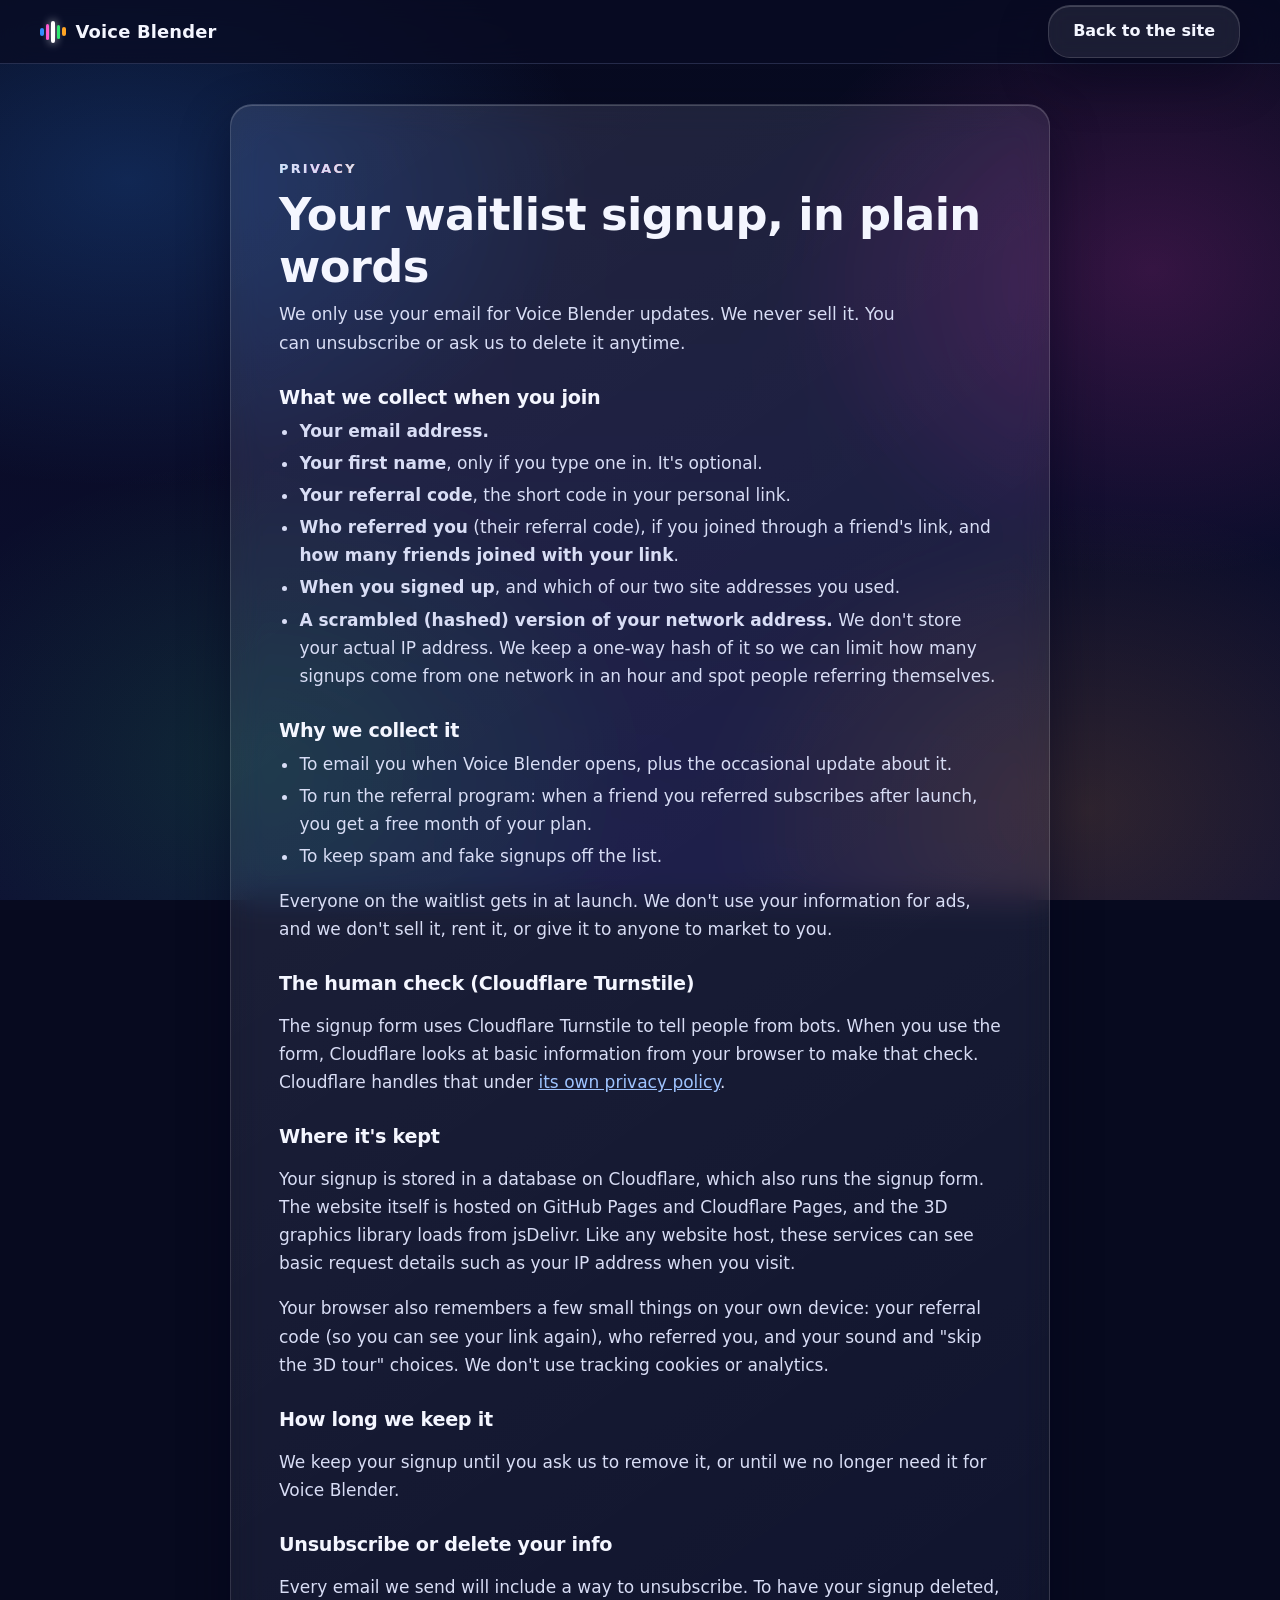
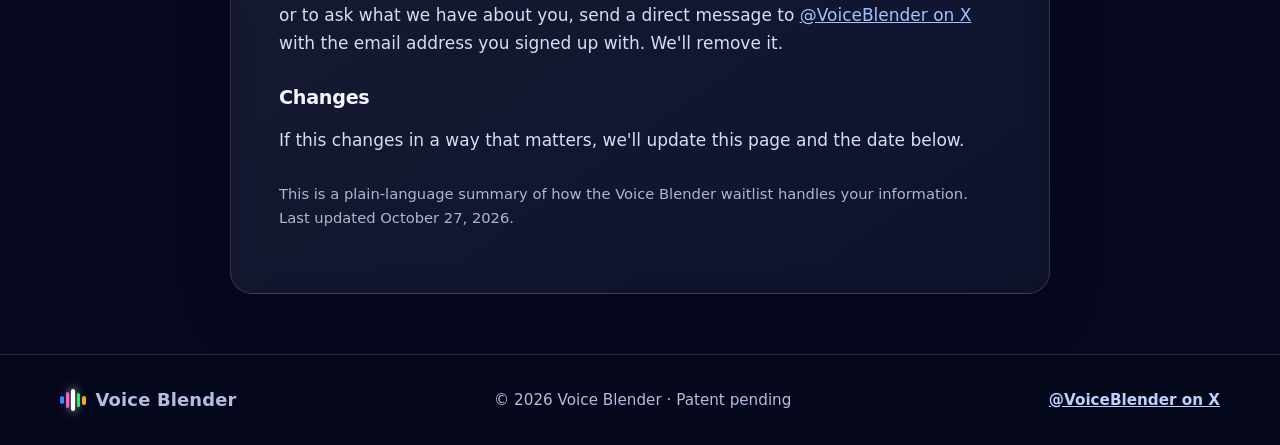
<file: privacy.html>
<!doctype html>
<html lang="en" class="plain">
<head>
  <meta charset="utf-8">
  <meta name="viewport" content="width=device-width, initial-scale=1">
  <title>Privacy · Voice Blender</title>
  <meta name="description" content="How Voice Blender handles your waitlist signup, in plain language.">
  <meta name="theme-color" content="#070a1f">
  <link rel="icon" type="image/png" href="assets/favicon.png">
  <link rel="apple-touch-icon" href="assets/apple-touch-icon.png">
  <link rel="stylesheet" href="style.css">
  <style>
    .privacy{padding:calc(var(--nav-h) + 40px) clamp(18px,4vw,40px) 60px}
    .privacy-card{padding:clamp(24px,5vw,48px)}
    .privacy h1{margin:0 0 8px;font-size:clamp(2rem,5vw,2.8rem);line-height:1.15}
    .privacy h2{margin:30px 0 8px;font-size:1.2rem}
    .privacy p,.privacy li{color:#d8ddf5}
    .privacy ul{padding-left:1.2em;margin:8px 0}
    .privacy li{margin:4px 0}
    .privacy a{color:#9fc4ff}
    .privacy .lede{font-size:1.08rem}
    .privacy .note{margin-top:28px;font-size:.92rem;opacity:.8}
    .nav{background:rgba(9,11,36,.74);backdrop-filter:blur(14px);-webkit-backdrop-filter:blur(14px);border-color:var(--line)}
  </style>
</head>
<body>
  <header class="nav" role="banner">
    <a class="wordmark" href="./" aria-label="Voice Blender home">
      <span class="wm-wave" aria-hidden="true"><i></i><i></i><i></i><i></i><i></i></span>
      <span>Voice&nbsp;Blender</span>
    </a>
    <a class="btn glass" href="./#waitlist">Back to the site</a>
  </header>

  <main id="main" class="privacy">
    <div class="wrap narrow">
      <article class="privacy-card glass">
        <p class="kicker">Privacy</p>
        <h1>Your waitlist signup, in plain words</h1>
        <p class="lede">We only use your email for Voice Blender updates. We never sell it. You can unsubscribe or ask us to delete it anytime.</p>

        <h2>What we collect when you join</h2>
        <ul>
          <li><strong>Your email address.</strong></li>
          <li><strong>Your first name</strong>, only if you type one in. It's optional.</li>
          <li><strong>Your referral code</strong>, the short code in your personal link.</li>
          <li><strong>Who referred you</strong> (their referral code), if you joined through a friend's link, and <strong>how many friends joined with your link</strong>.</li>
          <li><strong>When you signed up</strong>, and which of our two site addresses you used.</li>
          <li><strong>A scrambled (hashed) version of your network address.</strong> We don't store your actual IP address. We keep a one-way hash of it so we can limit how many signups come from one network in an hour and spot people referring themselves.</li>
        </ul>

        <h2>Why we collect it</h2>
        <ul>
          <li>To email you when Voice Blender opens, plus the occasional update about it.</li>
          <li>To run the referral program: when a friend you referred subscribes after launch, you get a free month of your plan.</li>
          <li>To keep spam and fake signups off the list.</li>
        </ul>
        <p>Everyone on the waitlist gets in at launch. We don't use your information for ads, and we don't sell it, rent it, or give it to anyone to market to you.</p>

        <h2>The human check (Cloudflare Turnstile)</h2>
        <p>The signup form uses Cloudflare Turnstile to tell people from bots. When you use the form, Cloudflare looks at basic information from your browser to make that check. Cloudflare handles that under <a href="https://www.cloudflare.com/privacypolicy/" rel="noopener">its own privacy policy</a>.</p>

        <h2>Where it's kept</h2>
        <p>Your signup is stored in a database on Cloudflare, which also runs the signup form. The website itself is hosted on GitHub Pages and Cloudflare Pages, and the 3D graphics library loads from jsDelivr. Like any website host, these services can see basic request details such as your IP address when you visit.</p>
        <p>Your browser also remembers a few small things on your own device: your referral code (so you can see your link again), who referred you, and your sound and "skip the 3D tour" choices. We don't use tracking cookies or analytics.</p>

        <h2>How long we keep it</h2>
        <p>We keep your signup until you ask us to remove it, or until we no longer need it for Voice Blender.</p>

        <h2>Unsubscribe or delete your info</h2>
        <p>Every email we send will include a way to unsubscribe. To have your signup deleted, or to ask what we have about you, send a direct message to <a href="https://x.com/VoiceBlender" rel="noopener">@VoiceBlender on X</a> with the email address you signed up with. We'll remove it.</p>

        <h2>Changes</h2>
        <p>If this changes in a way that matters, we'll update this page and the date below.</p>

        <p class="note">This is a plain-language summary of how the Voice Blender waitlist handles your information. Last updated October 27, 2026.</p>
      </article>
    </div>
  </main>

  <footer class="footer">
    <div class="wrap foot">
      <a class="wordmark" href="./" aria-label="Voice Blender home">
        <span class="wm-wave" aria-hidden="true"><i></i><i></i><i></i><i></i><i></i></span>
        <span>Voice&nbsp;Blender</span>
      </a>
      <p>© 2026 Voice Blender · Patent pending</p>
      <a class="x-link" href="https://x.com/VoiceBlender" rel="noopener">@VoiceBlender on X</a>
    </div>
  </footer>
</body>
</html>
</file>
<file: style.css>
:root{
  --bg:#070a1f; --bg2:#0d0f33; --ink:#f4f6ff; --muted:#b4bde0; --line:rgba(170,190,255,.18);
  --blue:#2f8bff; --magenta:#ff3dc8; --green:#2ee86f; --orange:#ffa424; --violet:#9b5cff; --cyan:#22d3ee;
  --glass:rgba(255,255,255,.06); --glass-b:rgba(255,255,255,.14);
  --r:22px; --nav-h:64px;
}
*{box-sizing:border-box}
html{overflow-x:clip;scroll-behavior:smooth;scroll-padding-top:calc(var(--nav-h) + 12px)}
body{margin:0;background:var(--bg);color:var(--ink);font:17px/1.65 system-ui,-apple-system,"Segoe UI",Roboto,Inter,"Helvetica Neue",Arial,sans-serif;-webkit-font-smoothing:antialiased}
a{color:inherit}
img,canvas{display:block}
h1,h2,h3{line-height:1.15;letter-spacing:-.015em}
.sr-only{position:absolute;width:1px;height:1px;padding:0;margin:-1px;overflow:hidden;clip:rect(0,0,0,0);white-space:nowrap;border:0}
.skip{position:absolute;left:12px;top:-60px;z-index:100;background:#fff;color:#000;padding:10px 14px;border-radius:10px;font-weight:700}
.skip:focus{top:12px}
:focus-visible{outline:3px solid #fff;outline-offset:3px;border-radius:8px}

/* page backdrop: bright aurora on deep navy */
body::before{content:"";position:fixed;inset:0;z-index:-2;background:
  radial-gradient(60vmax 40vmax at 10% 20%,rgba(47,139,255,.22),transparent 60%),
  radial-gradient(50vmax 40vmax at 90% 30%,rgba(255,61,200,.18),transparent 60%),
  radial-gradient(50vmax 40vmax at 20% 85%,rgba(46,232,111,.12),transparent 60%),
  radial-gradient(50vmax 40vmax at 85% 90%,rgba(255,164,36,.14),transparent 60%),
  linear-gradient(180deg,var(--bg),var(--bg2))}

/* ---------- NAV ---------- */
.nav{position:fixed;inset:0 0 auto 0;z-index:50;height:var(--nav-h);display:flex;align-items:center;justify-content:space-between;gap:16px;padding:0 clamp(16px,4vw,40px);transition:background .3s,box-shadow .3s,border-color .3s;border-bottom:1px solid transparent}
.nav.scrolled{background:rgba(9,11,36,.72);backdrop-filter:blur(14px) saturate(1.4);-webkit-backdrop-filter:blur(14px) saturate(1.4);border-color:var(--line);box-shadow:0 10px 30px rgba(0,0,0,.25)}
.wordmark{display:inline-flex;align-items:center;gap:10px;font-weight:800;letter-spacing:.01em;text-decoration:none;font-size:1.12rem}
.wm-wave{display:inline-flex;align-items:center;gap:2px;height:22px}
.wm-wave i{display:block;width:3.5px;border-radius:2px}
.wm-wave i:nth-child(1){height:8px;background:var(--blue)}.wm-wave i:nth-child(2){height:16px;background:var(--magenta)}.wm-wave i:nth-child(3){height:22px;background:#fff;box-shadow:0 0 10px #fff}.wm-wave i:nth-child(4){height:14px;background:var(--green)}.wm-wave i:nth-child(5){height:9px;background:var(--orange)}
.nav-links{display:flex;gap:clamp(10px,1.8vw,24px);align-items:center}
.nav-links a{text-decoration:none;color:var(--muted);font-size:.95rem;font-weight:500;padding:6px 2px;position:relative;transition:color .2s}
.nav-links a::after{content:"";position:absolute;left:0;right:0;bottom:0;height:2px;border-radius:2px;background:linear-gradient(90deg,var(--blue),var(--magenta));transform:scaleX(0);transition:transform .25s}
.nav-links a:hover,.nav-links a.active{color:var(--ink)}
.nav-links a.active::after,.nav-links a:hover::after{transform:scaleX(1)}
.nav-links .nav-cta{color:#fff;padding:9px 16px;border-radius:999px;background:linear-gradient(90deg,var(--blue),var(--violet),var(--magenta));box-shadow:0 6px 22px rgba(155,92,255,.45)}
.nav-links .nav-cta::after{display:none}
.nav-toggle{display:none;width:44px;height:44px;border:1px solid var(--glass-b);border-radius:12px;background:var(--glass);cursor:pointer;padding:11px 10px;flex-direction:column;justify-content:space-between}
.nav-toggle span{display:block;height:2px;background:#fff;border-radius:2px;transition:transform .25s,opacity .25s}
.nav-toggle[aria-expanded="true"] span:nth-child(1){transform:translateY(9px) rotate(45deg)}
.nav-toggle[aria-expanded="true"] span:nth-child(2){opacity:0}
.nav-toggle[aria-expanded="true"] span:nth-child(3){transform:translateY(-9px) rotate(-45deg)}

@media (max-width:900px){
  .nav-toggle{display:flex}
  .nav-links{position:fixed;top:var(--nav-h);left:12px;right:12px;flex-direction:column;align-items:stretch;gap:4px;padding:14px;border-radius:20px;background:rgba(12,14,44,.94);backdrop-filter:blur(16px);-webkit-backdrop-filter:blur(16px);border:1px solid var(--glass-b);box-shadow:0 20px 50px rgba(0,0,0,.45);transform:translateY(-10px);opacity:0;visibility:hidden;transition:opacity .2s,transform .2s,visibility .2s}
  .nav-links.open{opacity:1;transform:none;visibility:visible}
  .nav-links a{font-size:1.08rem;padding:12px 14px;border-radius:12px}
  .nav-links a::after{display:none}
  .nav-links a.active{background:rgba(255,255,255,.07)}
  .nav-links .nav-cta{text-align:center;margin-top:6px}
}

/* ---------- HERO ---------- */
.hero{position:relative;min-height:100vh;min-height:100svh;display:flex;align-items:flex-end;justify-content:center;overflow:hidden;isolation:isolate}
.hero-stage{position:absolute;inset:0;z-index:-1;background:radial-gradient(ellipse at 50% 42%,#1a2a8a 0%,#0b1150 30%,#070a1f 70%)}
.hero.mode-static .hero-stage{background:url("assets/banner.jpg") center 35%/cover no-repeat}
.hero-stage::after{content:"";position:absolute;inset:auto 0 0 0;height:40%;background:linear-gradient(to top,var(--bg) 5%,rgba(7,10,31,0))}
.hero3d,.hero2d{position:absolute;inset:0;width:100%;height:100%}
.hero3d canvas{display:block;width:100%!important;height:100%!important}
.hero2d{display:none}
.hero.mode-2d .hero2d{display:block}
.hero-copy{position:relative;text-align:center;padding:0 20px clamp(64px,11vh,120px);max-width:900px}
.eyebrow{display:inline-flex;align-items:center;gap:8px;margin:0 0 14px;padding:6px 14px;border-radius:999px;background:rgba(255,255,255,.08);border:1px solid var(--glass-b);backdrop-filter:blur(8px);-webkit-backdrop-filter:blur(8px);color:#dfe5ff;letter-spacing:.14em;text-transform:uppercase;font-size:.74rem;font-weight:700}
.eyebrow .dot{width:8px;height:8px;border-radius:50%;background:var(--green);box-shadow:0 0 10px var(--green)}
.hero h1{margin:0;font-size:clamp(2rem,5.6vw,4rem);font-weight:850;text-shadow:0 4px 40px rgba(20,30,120,.9),0 0 30px rgba(120,160,255,.35)}
.sub .tw-off{color:transparent;text-shadow:none}
.sub .tw-cur{position:relative}
.sub .tw-cur::after{content:"";position:absolute;left:1px;top:.08em;width:2px;height:1.08em;border-radius:1px;background:#dbe2ff;box-shadow:0 0 10px rgba(160,190,255,.8);animation:twblink 1s steps(1) infinite;transition:opacity .6s .9s}
.sub.typed .tw-cur::after{animation:none;opacity:0}
@keyframes twblink{50%{opacity:0}}
.tagline{margin:14px 0 0;font-size:clamp(1.15rem,2.2vw,1.55rem);font-weight:800;letter-spacing:-.01em;background:linear-gradient(90deg,#8cc4ff,#ffb3ec,#ffd38a);-webkit-background-clip:text;background-clip:text;color:transparent;filter:drop-shadow(0 2px 12px rgba(5,8,30,.9))}
.sub{color:#dbe2ff;margin:12px auto 26px;font-size:clamp(1.02rem,1.7vw,1.22rem);max-width:640px;text-shadow:0 2px 16px rgba(5,8,30,.9)}
.ctas{display:flex;gap:12px;justify-content:center;flex-wrap:wrap}
.btn{display:inline-flex;align-items:center;justify-content:center;min-height:48px;padding:12px 24px;border-radius:999px;font-weight:700;text-decoration:none;font-size:1rem;border:1px solid transparent;font-family:inherit;cursor:pointer;transition:transform .2s,box-shadow .2s,background .2s}
.btn.primary{background:linear-gradient(90deg,var(--blue),var(--violet) 55%,var(--magenta));color:#fff;box-shadow:0 10px 30px rgba(155,92,255,.45),inset 0 1px 0 rgba(255,255,255,.35)}
.btn.primary:hover{transform:translateY(-2px);box-shadow:0 16px 40px rgba(155,92,255,.6)}
.btn.glass{background:rgba(255,255,255,.08);border-color:var(--glass-b);color:var(--ink);backdrop-filter:blur(10px);-webkit-backdrop-filter:blur(10px)}
.btn.glass:hover{background:rgba(255,255,255,.14);transform:translateY(-2px)}
.btn[disabled],.btn[aria-disabled="true"]{cursor:not-allowed;transform:none}
.btn.primary[disabled]{opacity:.8}
.scroll-cue{position:absolute;bottom:18px;left:50%;transform:translateX(-50%);width:26px;height:42px;border:2px solid rgba(255,255,255,.55);border-radius:14px}
.scroll-cue span{position:absolute;left:50%;top:8px;width:4px;height:8px;margin-left:-2px;border-radius:2px;background:#fff;animation:cue 1.8s infinite}
@keyframes cue{0%{opacity:0;transform:translateY(0)}30%{opacity:1}100%{opacity:0;transform:translateY(14px)}}

/* ---------- SECTIONS ---------- */
.section{position:relative;overflow-x:clip;padding:clamp(72px,11vw,128px) clamp(18px,4vw,40px)}
.wrap{max-width:1160px;margin:0 auto;position:relative}
.wrap.narrow{max-width:820px}
.head{margin-bottom:clamp(28px,4vw,44px)}
.center{text-align:center}.center .lede{margin-left:auto;margin-right:auto}
.kicker{display:inline-block;margin:0 0 10px;font-size:.8rem;font-weight:800;letter-spacing:.18em;text-transform:uppercase;background:linear-gradient(90deg,var(--cyan),var(--magenta),var(--orange));-webkit-background-clip:text;background-clip:text;color:transparent}
.section h2{font-size:clamp(1.8rem,3.8vw,2.8rem);margin:0 0 14px;font-weight:800}
.lede{color:var(--muted);max-width:640px;margin:0;font-size:1.08rem}
.big{font-size:clamp(1.08rem,1.6vw,1.24rem);color:#e7ebff}
.section p{color:var(--muted)}
.section .big,.section strong{color:var(--ink)}
.fine{color:var(--muted);font-size:.9rem;margin-top:22px}
.badge{display:inline-block;vertical-align:middle;margin-left:6px;font-size:.66rem;font-weight:800;letter-spacing:.08em;text-transform:uppercase;padding:3px 8px;border-radius:999px;color:#1a1033;background:linear-gradient(90deg,#ffd36a,#ff9be4)}

/* parallax blobs */
.blob{position:absolute;z-index:-1;border-radius:50%;filter:blur(60px);opacity:.55;pointer-events:none;will-change:transform}
.b1{width:420px;height:420px;left:-120px;top:10%;background:var(--blue)}
.b2{width:360px;height:360px;right:-100px;bottom:0;background:var(--magenta)}
.b3{width:380px;height:380px;right:5%;top:0;background:var(--violet);opacity:.4}
.b4{width:420px;height:420px;left:-80px;bottom:10%;background:var(--green);opacity:.3}
.b5{width:460px;height:460px;right:-120px;top:20%;background:var(--orange);opacity:.32}
.b6{width:520px;height:520px;left:50%;top:20%;margin-left:-260px;background:var(--magenta);opacity:.3}

/* glass + 3D tilt */
.glass{background:linear-gradient(145deg,rgba(255,255,255,.11),rgba(255,255,255,.035));border:1px solid var(--glass-b);border-radius:var(--r);backdrop-filter:blur(16px) saturate(1.3);-webkit-backdrop-filter:blur(16px) saturate(1.3);box-shadow:0 20px 50px rgba(3,5,25,.45),inset 0 1px 0 rgba(255,255,255,.18)}
.tilt{--rx:0deg;--ry:0deg;--mx:50%;--my:50%;transform:perspective(1000px) rotateX(var(--rx)) rotateY(var(--ry));transform-style:preserve-3d;transition:transform .25s ease-out,box-shadow .25s;position:relative}
.tilt::before{content:"";position:absolute;inset:0;border-radius:inherit;pointer-events:none;background:radial-gradient(400px circle at var(--mx) var(--my),rgba(255,255,255,.16),transparent 45%);opacity:0;transition:opacity .25s}
.tilt.hovering::before{opacity:1}
.tilt.hovering{transition:transform .08s linear,box-shadow .25s;box-shadow:0 30px 70px rgba(3,5,25,.55),0 0 0 1px color-mix(in srgb,var(--c,#fff) 50%,transparent),0 0 50px color-mix(in srgb,var(--c,#88f) 30%,transparent)}
.layer{transform:translateZ(var(--z,0));transform-style:preserve-3d}

/* reveal */
.js .reveal{opacity:0;transform:translateY(28px)}
.js .reveal.tilt{transform:perspective(1000px) translateY(28px) rotateX(8deg)}
.js .reveal.in{opacity:1;transform:perspective(1000px) rotateX(var(--rx,0deg)) rotateY(var(--ry,0deg));transition:opacity .7s ease,transform .7s cubic-bezier(.2,.7,.2,1)}
.js .reveal.in:not(.tilt){transform:none}

/* WHAT */
.two-col{display:grid;grid-template-columns:1.05fr 1fr;gap:clamp(28px,5vw,64px);align-items:center}
.chips{list-style:none;padding:0;margin:22px 0 0;display:flex;flex-wrap:wrap;gap:10px}
.chips li{padding:8px 14px;border-radius:999px;font-weight:700;font-size:.92rem;color:#fff;background:color-mix(in srgb,var(--c) 26%,transparent);border:1px solid color-mix(in srgb,var(--c) 70%,transparent);box-shadow:0 0 20px color-mix(in srgb,var(--c) 30%,transparent)}
.callmock{margin:0;padding:20px}
.cm-head{display:flex;justify-content:space-between;align-items:center;margin-bottom:14px}
.live{display:inline-flex;align-items:center;gap:8px;font-weight:700;font-size:.9rem}
.live i{width:9px;height:9px;border-radius:50%;background:#ff4d6d;box-shadow:0 0 10px #ff4d6d;animation:pulse 1.4s infinite}
@keyframes pulse{50%{opacity:.35}}
.cm-note{font-size:.74rem;color:var(--muted);border:1px solid var(--glass-b);padding:2px 8px;border-radius:999px}
.cm-tiles{display:grid;grid-template-columns:repeat(5,1fr);gap:8px;margin-bottom:16px}
.tile{display:flex;flex-direction:column;align-items:center;gap:4px;padding:10px 4px;border-radius:14px;background:rgba(0,0,0,.2);border:1px solid rgba(255,255,255,.08);transition:all .35s;font-size:.74rem}
.tile b{font-weight:700;color:#dfe4ff;white-space:nowrap}
.tile .mascot{width:40px;height:40px}
.tile.speaking{background:color-mix(in srgb,var(--c) 22%,transparent);border-color:var(--c);box-shadow:0 0 0 2px color-mix(in srgb,var(--c) 60%,transparent),0 0 26px color-mix(in srgb,var(--c) 55%,transparent);transform:translateY(-4px) scale(1.04)}
.captions{list-style:none;margin:0;padding:0;display:flex;flex-direction:column;gap:8px}
.captions li{padding:9px 12px;border-radius:12px;background:rgba(0,0,0,.22);font-size:.93rem;color:#e6eaff;border-left:4px solid var(--c,#fff);transition:opacity .35s,transform .35s}
.captions li b{color:var(--c,#fff);margin-right:6px}
.captions li.you{--c:#ffffff;background:rgba(255,255,255,.07)}
.captions li.dim{opacity:.45}
.cm-foot{margin-top:14px;font-size:.85rem;color:var(--muted)}

/* HOW */
.steps{list-style:none;padding:0;margin:0;display:grid;grid-template-columns:repeat(5,1fr);gap:16px;counter-reset:s}
.step{padding:24px 20px;position:relative}
.step::after{content:"";position:absolute;left:20px;right:20px;top:0;height:3px;border-radius:0 0 3px 3px;background:var(--c);box-shadow:0 0 16px var(--c)}
.step h3{margin:14px 0 8px;font-size:1.12rem}
.step p{margin:0;font-size:.96rem}
.num{display:inline-grid;place-items:center;width:46px;height:46px;border-radius:14px;font-weight:900;font-size:1.25rem;color:#fff;background:linear-gradient(145deg,var(--c),color-mix(in srgb,var(--c) 45%,#000));box-shadow:0 10px 24px color-mix(in srgb,var(--c) 50%,transparent),inset 0 1px 0 rgba(255,255,255,.4)}

/* FEATURES */
.feat-grid{display:grid;grid-template-columns:repeat(3,1fr);gap:18px}
.feat{padding:26px}
.feat h3{margin:16px 0 8px;font-size:1.2rem}
.feat p{margin:0}
.ficon{width:54px;height:54px;border-radius:16px;display:grid;place-items:center;background:linear-gradient(145deg,var(--c),color-mix(in srgb,var(--c) 40%,#000));box-shadow:0 12px 28px color-mix(in srgb,var(--c) 45%,transparent),inset 0 1px 0 rgba(255,255,255,.4)}
.ficon svg{width:28px;height:28px;fill:none;stroke:#fff;stroke-width:2;stroke-linecap:round;stroke-linejoin:round}

/* BOTS */
.bots{display:grid;grid-template-columns:repeat(5,1fr);gap:16px}
.bot{text-align:center;padding:26px 16px 24px;background:radial-gradient(circle at 50% 22%,color-mix(in srgb,var(--c) 35%,transparent),transparent 62%),linear-gradient(145deg,rgba(255,255,255,.1),rgba(255,255,255,.03));border-color:color-mix(in srgb,var(--c) 45%,transparent)}
.bot .mascot.big{width:110px;height:110px;margin:0 auto;filter:drop-shadow(0 14px 20px color-mix(in srgb,var(--c) 45%,transparent));animation:bob 4s ease-in-out infinite}
.bot:nth-child(2) .mascot{animation-delay:-.8s}.bot:nth-child(3) .mascot{animation-delay:-1.6s}.bot:nth-child(4) .mascot{animation-delay:-2.4s}.bot:nth-child(5) .mascot{animation-delay:-3.2s}
@keyframes bob{50%{translate:0 -8px}}
.bot h3{margin:12px 0 4px;font-size:1.3rem;color:var(--c);filter:brightness(1.25)}
.bot .shape{margin:0;font-size:.88rem;color:var(--muted)}
.bot .role{margin:10px 0 0;color:#e8ecff;font-size:.95rem}

/* USES */
.use-grid{display:grid;grid-template-columns:repeat(2,1fr);gap:18px}
.use{padding:28px;overflow:hidden}
.use::after{content:"";position:absolute;inset:auto -30% -60% auto;width:70%;height:120%;border-radius:50%;background:radial-gradient(circle,color-mix(in srgb,var(--c) 45%,transparent),color-mix(in srgb,var(--c2) 15%,transparent) 50%,transparent 70%);z-index:-1;pointer-events:none}
.use h3{margin:0 0 8px;font-size:1.25rem}
.use p{margin:0}
.use em{color:#ffd38a;font-style:normal;font-weight:600}

/* PRICING */
.soon-note{display:flex;align-items:center;justify-content:center;gap:10px;flex-wrap:wrap;margin:6px 0 0;color:#ffe1a8!important;font-weight:600}
.soon{font-size:.75rem;font-weight:800;letter-spacing:.1em;text-transform:uppercase;color:#1c1300;background:linear-gradient(90deg,#ffd36a,#ffa424);padding:5px 12px;border-radius:999px;box-shadow:0 0 20px rgba(255,164,36,.5)}
.plans{display:grid;grid-template-columns:repeat(3,1fr);gap:22px;align-items:stretch;padding-top:14px}
.plan{padding:30px 26px 26px;display:flex;flex-direction:column;background:linear-gradient(160deg,color-mix(in srgb,var(--c) 30%,transparent),color-mix(in srgb,var(--c2) 12%,transparent) 55%,rgba(255,255,255,.04));border-color:color-mix(in srgb,var(--c) 55%,transparent)}
.plan.featured{transform:perspective(1000px) translateY(-14px) rotateX(var(--rx)) rotateY(var(--ry));box-shadow:0 30px 80px rgba(255,61,200,.3),0 0 0 2px color-mix(in srgb,var(--c) 70%,transparent)}
.js .plan.featured.reveal.in{transform:perspective(1000px) translateY(-14px) rotateX(var(--rx,0deg)) rotateY(var(--ry,0deg))}
.plan h3{margin:0;font-size:1.5rem;color:#fff}
.price{font-size:3rem;font-weight:900;margin:6px 0 4px;color:#fff!important;letter-spacing:-.03em;background:linear-gradient(90deg,#fff,color-mix(in srgb,var(--c) 50%,#fff));-webkit-background-clip:text;background-clip:text;-webkit-text-fill-color:transparent}
.price span{font-size:1.05rem;font-weight:600;-webkit-text-fill-color:var(--muted)}
.for{margin:0 0 18px;color:#e8ecff!important;font-weight:600}
.plan ul{list-style:none;margin:0 0 24px;padding:18px 0 0;border-top:1px solid var(--glass-b);display:flex;flex-direction:column;gap:10px;flex:1}
.plan li{position:relative;padding-left:28px;color:#e4e9ff}
.plan li::before{content:"";position:absolute;left:0;top:.3em;width:18px;height:18px;border-radius:50%;background:var(--c) url("data:image/svg+xml,%3Csvg xmlns='http://www.w3.org/2000/svg' viewBox='0 0 24 24' fill='none' stroke='white' stroke-width='3.5' stroke-linecap='round' stroke-linejoin='round'%3E%3Cpath d='M6 12l4 4 8-8'/%3E%3C/svg%3E") center/12px no-repeat;box-shadow:0 0 10px var(--c)}
.plan li.no{color:var(--muted)}
.plan li.no::before{background:rgba(255,255,255,.15);box-shadow:none}
.plan-btn{width:100%;background:rgba(255,255,255,.1);border-color:var(--glass-b);color:#fff}
.plan-btn:hover{background:rgba(255,255,255,.2);transform:translateY(-2px)}
.featured .plan-btn{background:linear-gradient(90deg,var(--magenta),var(--violet))}
.tag{position:absolute;top:-14px;left:50%;margin-left:-62px;width:124px;text-align:center;background:linear-gradient(90deg,var(--magenta),var(--orange));color:#fff;font-size:.78rem;font-weight:800;padding:5px 0;border-radius:999px;box-shadow:0 8px 20px rgba(255,61,200,.5)}
.bill-toggle{display:flex;justify-content:center;flex-wrap:wrap;gap:6px;width:max-content;max-width:100%;margin:-10px auto 30px;padding:6px;border-radius:999px;background:var(--glass);border:1px solid var(--glass-b)}
.bill-toggle button{font:inherit;font-weight:800;font-size:.92rem;color:var(--muted);background:transparent;border:0;border-radius:999px;padding:9px 16px;cursor:pointer;transition:background .2s,color .2s}
.bill-toggle button:hover{color:#fff}
.bill-toggle button[aria-pressed="true"]{color:#fff;background:linear-gradient(90deg,var(--magenta),var(--violet));box-shadow:0 6px 18px rgba(255,61,200,.35)}
.bill-toggle button span{font-size:.72rem;font-weight:800;margin-left:4px;padding:2px 7px;border-radius:999px;background:rgba(46,232,111,.2);color:#8ff5b2}
.bill-toggle button:focus-visible{outline:2px solid #fff;outline-offset:2px}
.bill{margin:0 0 8px;font-size:.9rem;font-weight:700;color:var(--muted)}
.fine{margin:18px auto 0;max-width:760px;text-align:center;color:var(--muted);font-size:.92rem}
.compare{margin-top:30px;overflow-x:auto;padding:6px 10px}
.compare table{width:100%;border-collapse:collapse;min-width:520px}
.compare th,.compare td{padding:13px 12px;text-align:center;border-bottom:1px solid var(--line);color:#e4e9ff}
.compare thead th{font-size:1.02rem;font-weight:800}
.compare thead th:nth-child(2){color:var(--cyan)}.compare thead th:nth-child(3){color:#ff7fdc}.compare thead th:nth-child(4){color:var(--orange)}
.compare tbody th{text-align:left;font-weight:600;color:var(--muted)}
.compare tr:last-child>*{border-bottom:0}
.yes{color:var(--green);font-weight:900;font-size:1.1rem}

/* FAQ */
.faq-list{display:flex;flex-direction:column;gap:12px}
.faq-list details{padding:0;border-radius:18px;overflow:hidden}
.faq-list summary{cursor:pointer;list-style:none;padding:18px 54px 18px 22px;font-weight:700;font-size:1.06rem;position:relative}
.faq-list summary::-webkit-details-marker{display:none}
.faq-list summary::after{content:"+";position:absolute;right:20px;top:50%;transform:translateY(-50%);width:28px;height:28px;border-radius:50%;display:grid;place-items:center;background:linear-gradient(145deg,var(--blue),var(--violet));font-weight:800;transition:transform .25s}
.faq-list details[open] summary::after{transform:translateY(-50%) rotate(45deg)}
.faq-list details p{margin:0;padding:0 22px 20px}
.faq-list a{color:#9fc4ff}

/* WAITLIST */
.wait-card{text-align:center;padding:clamp(32px,6vw,56px) clamp(20px,5vw,48px);background:radial-gradient(circle at 50% 0%,rgba(155,92,255,.35),transparent 60%),linear-gradient(145deg,rgba(255,255,255,.12),rgba(255,255,255,.04))}
.wait-bots{display:flex;justify-content:center;gap:6px;margin-bottom:10px}
.wait-bots .mascot{width:52px;height:52px;animation:bob 3.2s ease-in-out infinite}
.wait-bots .mascot:nth-child(2){animation-delay:-.6s}.wait-bots .mascot:nth-child(3){animation-delay:-1.2s}.wait-bots .mascot:nth-child(4){animation-delay:-1.8s}.wait-bots .mascot:nth-child(5){animation-delay:-2.4s}
.wait-card h2{margin:0 0 10px}
.wait-card p{margin:0 auto 24px;max-width:520px}
.wait-card a:not(.btn){color:#9fc4ff}

/* FOOTER */
.footer{border-top:1px solid var(--line);padding:30px clamp(18px,4vw,40px);background:rgba(5,7,24,.6)}
.foot{display:flex;justify-content:space-between;align-items:center;flex-wrap:wrap;gap:14px;color:var(--muted);font-size:.95rem}
.foot p{margin:0}
.x-link{color:#bcd0ff;font-weight:600}

/* ---------- RESPONSIVE ---------- */
@media (max-width:1100px){
  .steps{grid-template-columns:repeat(3,1fr)}
  .bots{grid-template-columns:repeat(3,1fr)}
}
@media (max-width:900px){
  .two-col{grid-template-columns:1fr}
  .feat-grid{grid-template-columns:repeat(2,1fr)}
  .plans{grid-template-columns:1fr;max-width:460px;margin:0 auto;gap:30px}
  .plan.featured,.js .plan.featured.reveal.in{transform:none}
}
@media (max-width:640px){
  .bill-toggle{gap:2px;padding:4px}.bill-toggle button{padding:8px 11px;font-size:.85rem}
  body{font-size:16px}
  .steps,.feat-grid,.use-grid{grid-template-columns:1fr}
  .bots{grid-template-columns:repeat(2,1fr);gap:12px}
  .bots .bot:last-child{grid-column:1/-1}
  .bot .mascot.big{width:84px;height:84px}
  .cm-tiles{gap:5px}.tile{font-size:.66rem;padding:8px 2px}.tile .mascot{width:32px;height:32px}
  .foot{flex-direction:column;text-align:center}
  .blob{filter:blur(50px);opacity:.35}
}

/* ---------- REDUCED MOTION ---------- */
@media (prefers-reduced-motion:reduce){
  html{scroll-behavior:auto}
  *,*::before,*::after{animation:none!important;transition:none!important}
  .js .reveal{opacity:1!important;transform:none!important}
  .tilt{transform:none!important}
  .scroll-cue span{opacity:1;top:14px}
}

/* =========================================================
   3D TOUR MODE (html.tour). Plain mode (html.plain) is the page above.
   ========================================================= */
.tour-skip,.tour-take,.tour-wrap,.tour-dots,.tour-cue{display:none}
.tour-skip,.tour-take{position:fixed;left:16px;bottom:16px;z-index:60;align-items:center;gap:8px;min-height:44px;padding:10px 18px;border-radius:999px;font-weight:700;font-size:.95rem;text-decoration:none;color:#fff;background:rgba(10,12,40,.82);border:1px solid rgba(255,255,255,.28);box-shadow:0 10px 30px rgba(0,0,0,.35);backdrop-filter:blur(10px);-webkit-backdrop-filter:blur(10px)}
.tour-skip:hover,.tour-take:hover{background:rgba(30,34,90,.92)}
.tour-skip::before{content:"";width:8px;height:8px;border-radius:50%;background:linear-gradient(90deg,var(--blue),var(--magenta))}
html.tour .tour-skip{display:inline-flex}
html.plain.can-tour .tour-take{display:inline-flex}

html.tour .nav{background:rgba(9,11,36,.74);backdrop-filter:blur(14px) saturate(1.4);-webkit-backdrop-filter:blur(14px) saturate(1.4);border-color:var(--line)}
html.tour .hero{position:absolute;top:0;left:0;right:0;height:100vh;min-height:0;z-index:6;pointer-events:none;align-items:flex-end}
html.tour .hero a{pointer-events:auto}
html.tour .hero-stage,html.tour .scroll-cue{display:none}
html.tour .hero-copy{transition:opacity .2s}
html.tour .tour-cue{display:flex;position:absolute;left:50%;bottom:18px;transform:translateX(-50%);align-items:center;gap:10px;margin:0;color:#e4e9ff;font-weight:700;font-size:.85rem;letter-spacing:.12em;text-transform:uppercase;white-space:nowrap;text-shadow:0 2px 12px rgba(0,0,0,.8)}
.tour-cue .mouse{position:relative;width:22px;height:34px;border:2px solid rgba(255,255,255,.7);border-radius:12px}
.tour-cue .mouse i{position:absolute;left:50%;top:6px;width:4px;height:7px;margin-left:-2px;border-radius:2px;background:#fff;animation:cue 1.8s infinite}

html.tour .tour-wrap{display:block;position:relative;height:2400vh}
.tour-stage{position:sticky;top:0;height:100vh;overflow:hidden;background:#070a24}
.tour-gl,.tour-css{position:absolute;inset:0}
.tour-gl canvas{display:block;width:100%!important;height:100%!important}
.tour-css{pointer-events:none;overflow:hidden}
.tour-flash{position:absolute;inset:0;pointer-events:none;opacity:0;background:radial-gradient(circle at 50% 50%,#fff 0%,#e8f0ff 35%,rgba(170,200,255,.9) 70%,rgba(120,150,255,.8) 100%)}
.tour-cards{display:none}
html.tour .plain-only{position:absolute!important;width:1px!important;height:1px!important;padding:0!important;margin:-1px!important;overflow:hidden!important;clip:rect(0 0 0 0)!important;clip-path:inset(50%)!important;border:0!important}

/* tour cards (rendered in 3D by CSS3DRenderer) */
.tc{box-sizing:border-box;font:17px/1.55 system-ui,-apple-system,"Segoe UI",Roboto,Inter,sans-serif;color:#f4f6ff;-webkit-font-smoothing:antialiased;will-change:opacity}
.tc h2{margin:0;font-size:58px;line-height:1.05;font-weight:850;letter-spacing:-.02em}
.tc h3{margin:6px 0 8px;font-size:24px;line-height:1.2;font-weight:800}
.tc p{margin:0}
.tc .tk{display:inline-block;margin-bottom:12px;font-size:15px;font-weight:800;letter-spacing:.18em;text-transform:uppercase;background:linear-gradient(90deg,var(--cyan),var(--magenta),var(--orange));-webkit-background-clip:text;background-clip:text;color:transparent}
.tc-head{text-align:center}
.tc-head p:not(.tk){margin-top:14px;font-size:20px;color:#c9d0f2}
.tc-head[data-theme="light"] h2{color:#14123a}
.tc-head[data-theme="light"] p:not(.tk){color:#3d3f6b}
.tc-head[data-theme="dark"] h2{text-shadow:0 0 40px rgba(120,150,255,.45)}
.tc-word{text-align:center}
.tc-word p{font-size:118px;line-height:1;font-weight:900;letter-spacing:-.03em;background:linear-gradient(90deg,#8cc4ff,#fff 30%,#ffb3ec 60%,#ffe0a8);-webkit-background-clip:text;background-clip:text;color:transparent;filter:drop-shadow(0 0 30px rgba(140,170,255,.6))}
.tc-glass{padding:28px 28px 26px;border-radius:26px;position:relative}
.tc-glass[data-theme="light"]{background:linear-gradient(150deg,rgba(255,255,255,.95),rgba(255,255,255,.78));color:#1a1a3d;border:1px solid #fff;box-shadow:0 30px 60px rgba(90,60,180,.22),0 0 0 1px rgba(155,92,255,.12)}
.tc-glass[data-theme="dark"]{background:linear-gradient(150deg,rgba(40,46,110,.86),rgba(16,18,52,.86));border:1px solid rgba(255,255,255,.16);box-shadow:0 30px 70px rgba(0,0,0,.5),0 0 0 1px color-mix(in srgb,var(--c,#88f) 40%,transparent),0 0 60px color-mix(in srgb,var(--c,#88f) 22%,transparent)}
.tc-glass[data-theme="dark"]::before{content:"";position:absolute;left:28px;right:28px;top:0;height:3px;border-radius:0 0 3px 3px;background:var(--c,#88f);box-shadow:0 0 18px var(--c,#88f)}
.tc-glass[data-theme="dark"] p{color:#cfd5f5}
.tc-num{display:inline-block;font-size:44px;line-height:1;font-weight:900;letter-spacing:-.03em;color:var(--c);margin-bottom:10px}
.tc-big{font-size:22px;line-height:1.4}
.tc-big b{color:#5a2bd6}
.tc-glass[data-theme="light"] p:not(.tc-big){margin-top:10px;color:#4a4c75}
.tc-small{font-size:14px}
.tc-mock-head{display:flex;justify-content:space-between;align-items:center;margin-bottom:12px}
.tc-mock .live{color:#1a1a3d}
.tc-mock .cm-note{color:#4a4c75;border-color:rgba(20,20,60,.2)}
.tc-caps{list-style:none;margin:0 0 10px;padding:0;display:flex;flex-direction:column;gap:7px}
.tc-caps li{padding:8px 12px;border-radius:12px;background:rgba(20,20,70,.06);font-size:15.5px;border-left:4px solid var(--c,#1a1a3d)}
.tc-caps li b{color:var(--c,#1a1a3d);margin-right:6px;filter:brightness(.8)}
.tc-caps li.you{--c:#1a1a3d}
.tc-chips{display:flex;justify-content:center;gap:12px;flex-wrap:wrap}
.tc-chips span{padding:12px 20px;border-radius:999px;font-weight:800;font-size:19px;color:#fff;background:var(--c);box-shadow:0 14px 30px color-mix(in srgb,var(--c) 45%,transparent)}
.tc-step h3,.tc-feat h3{color:#fff}
.tc-feat h3{margin-top:0}
.tc-feat em{color:#ffd38a;font-style:normal;font-weight:700}
.tc-bot{text-align:left}
.tc-bot h3{font-size:30px;color:var(--c);filter:brightness(1.3);margin-top:0}
.tc-bot .sh{font-size:15px;color:#9aa3cc!important;margin-bottom:8px}
.tc-line{text-align:center}
.tc-line p{font-size:40px;line-height:1.35;font-weight:600;letter-spacing:-.01em;color:#dbe2ff;text-shadow:0 2px 24px rgba(5,8,30,.9),0 0 34px rgba(120,150,255,.35)}
.tc-note{text-align:center}
.tc-note p{display:inline-block;padding:10px 18px;border-radius:999px;background:rgba(255,211,138,.14);border:1px solid rgba(255,211,138,.5);color:#ffe1a8;font-weight:700;font-size:16px}
.tc-note.light p{background:rgba(255,255,255,.85);border-color:rgba(255,164,36,.6);color:#6b3d00}
.tc-soon{display:flex;align-items:center;justify-content:center;gap:10px;color:#6b3d00!important;font-weight:700}
.tc-plan{position:relative;padding:30px 26px 26px;border-radius:28px;color:#fff;background:linear-gradient(160deg,var(--c),var(--c2));box-shadow:0 30px 70px color-mix(in srgb,var(--c) 45%,transparent),inset 0 1px 0 rgba(255,255,255,.5)}
.tc-plan.featured{box-shadow:0 40px 90px rgba(255,61,200,.5),0 0 0 4px #fff,inset 0 1px 0 rgba(255,255,255,.5)}
.tc-plan h3{margin:0;font-size:28px}
.tc-plan .pr{font-size:58px;font-weight:900;line-height:1.1;letter-spacing:-.03em;margin:4px 0}
.tc-plan .pr span{font-size:20px;font-weight:700;opacity:.85}
.tc-plan .for{font-weight:700;margin-bottom:16px;font-size:17px}
.tc-plan ul{list-style:none;margin:0 0 20px;padding:16px 0 0;border-top:1px solid rgba(255,255,255,.4);display:flex;flex-direction:column;gap:9px}
.tc-plan li{position:relative;padding-left:26px;font-size:16px}
.tc-plan li::before{content:"✓";position:absolute;left:0;top:0;font-weight:900}
.tc-plan li.no{opacity:.75}.tc-plan li.no::before{content:"–"}
.tc-plan .pp{margin:-6px 0 16px;font-size:14px;font-weight:700;line-height:1.35;padding:8px 12px;border-radius:14px;background:rgba(255,255,255,.18)}
.tc-plan .pbtn{display:block;text-align:center;padding:12px;border-radius:999px;background:rgba(255,255,255,.25);font-weight:800;color:#fff;text-decoration:none;pointer-events:auto;cursor:pointer}
.tc-plan .pbtn:hover{background:rgba(255,255,255,.4)}
.tc-plan .tag{position:absolute;top:-16px;left:50%;transform:translateX(-50%);width:auto;margin:0;padding:6px 16px;white-space:nowrap;background:#fff;color:#c2189a;font-size:14px;font-weight:900;border-radius:999px;box-shadow:0 10px 24px rgba(255,61,200,.45)}
.tc-end p{text-align:center;font-size:44px;line-height:1.15;font-weight:850;background:linear-gradient(90deg,#8cc4ff,#fff,#ffb3ec,#ffd38a);-webkit-background-clip:text;background-clip:text;color:transparent}

/* progress + section dots */
html.tour .tour-dots{display:block}
.tour-bar{position:fixed;left:0;right:0;top:var(--nav-h);height:3px;z-index:49;background:rgba(255,255,255,.08)}
.tour-bar i{display:block;height:100%;width:0;background:linear-gradient(90deg,var(--blue),var(--magenta),var(--orange),var(--green))}
.tour-dots ol{position:fixed;right:14px;top:50%;transform:translateY(-50%);z-index:55;list-style:none;margin:0;padding:10px 6px;display:flex;flex-direction:column;gap:6px;border-radius:999px;background:rgba(9,11,36,.55);border:1px solid rgba(255,255,255,.14);backdrop-filter:blur(8px);-webkit-backdrop-filter:blur(8px)}
.tour-dots button{position:relative;display:block;width:28px;height:28px;padding:0;border:0;background:none;cursor:pointer}
.tour-dots button::before{content:"";position:absolute;left:50%;top:50%;width:9px;height:9px;margin:-4.5px 0 0 -4.5px;border-radius:50%;background:rgba(255,255,255,.45);transition:transform .2s,background .2s}
.tour-dots button.active::before{background:#fff;transform:scale(1.5);box-shadow:0 0 12px #9fc4ff}
.tour-dots button span{position:absolute;right:36px;top:50%;transform:translateY(-50%);white-space:nowrap;padding:4px 10px;border-radius:999px;background:rgba(9,11,36,.85);color:#fff;font-size:.8rem;font-weight:700;opacity:0;pointer-events:none;transition:opacity .2s}
.tour-dots button:hover span,.tour-dots button:focus-visible span,.tour-dots button.active span{opacity:1}
.tour-dots.done{opacity:0;pointer-events:none;transition:opacity .3s}
@media (max-width:640px){
  .tour-dots ol{right:6px;gap:2px;padding:6px 3px}
  .tour-dots button{width:22px;height:22px}
  .tour-dots button.active span{opacity:0}
  .tour-skip,.tour-take{left:10px;bottom:10px;font-size:.85rem;padding:8px 14px;min-height:40px}
  html.tour .tour-cue{bottom:62px;font-size:.75rem}
  html.tour .hero-copy{padding-bottom:104px}
  html.tour .eyebrow{display:none}
  .tour-dots ol{background:none;border:0;backdrop-filter:none;-webkit-backdrop-filter:none}
  .tour-dots button{width:16px;height:18px}
  .tour-dots button::before{width:7px;height:7px;margin:-3.5px 0 0 -3.5px;box-shadow:0 0 0 1px rgba(0,0,0,.35)}
}

/* sound toggle (music starts on the first click/tap/key, or from this toggle) */
.sound-toggle{position:fixed;right:16px;bottom:16px;z-index:60;display:inline-flex;align-items:center;gap:10px;min-height:44px;padding:10px 16px;border-radius:999px;font:700 .95rem system-ui,-apple-system,"Segoe UI",Roboto,sans-serif;color:#fff;background:rgba(10,12,40,.82);border:1px solid rgba(255,255,255,.28);box-shadow:0 10px 30px rgba(0,0,0,.35);backdrop-filter:blur(10px);-webkit-backdrop-filter:blur(10px);cursor:pointer}
.sound-toggle:hover{background:rgba(30,34,90,.92)}
.st-icon{display:inline-flex;align-items:flex-end;gap:2px;height:16px}
.st-icon i{display:block;width:3px;height:4px;border-radius:2px;background:rgba(255,255,255,.6)}
.sound-toggle.on .st-icon i{background:linear-gradient(var(--magenta),var(--blue));animation:eq .9s ease-in-out infinite}
.sound-toggle.on .st-icon i:nth-child(2){animation-delay:-.3s}.sound-toggle.on .st-icon i:nth-child(3){animation-delay:-.6s}.sound-toggle.on .st-icon i:nth-child(4){animation-delay:-.15s}
@keyframes eq{0%,100%{height:4px}50%{height:16px}}
@media (max-width:640px){.sound-toggle{right:10px;bottom:10px;font-size:.85rem;padding:8px 14px;min-height:40px}}
.music-credit{flex-basis:100%;font-size:.78rem;line-height:1.5;opacity:.8;overflow-wrap:anywhere}
.music-credit a{color:inherit}
/* waitlist form */
.wl-form{max-width:460px;margin:0 auto;display:flex;flex-direction:column;gap:12px;align-items:stretch}
.wl-fields{display:flex;flex-direction:column;gap:10px}
.wl-label{position:absolute;width:1px;height:1px;overflow:hidden;clip:rect(0 0 0 0);white-space:nowrap}
.wl-form input,.wl-share input{width:100%;box-sizing:border-box;padding:14px 16px;border-radius:14px;border:1px solid rgba(255,255,255,.25);background:rgba(10,8,30,.55);color:#fff;font:inherit;font-size:16px}
.wl-form input:focus,.wl-share input:focus{outline:2px solid #9fc4ff;outline-offset:2px}
.wl-hp{position:absolute;left:-10000px;top:auto;width:1px;height:1px;overflow:hidden}
.wl-turnstile:empty{display:none}
.wl-turnstile{display:flex;justify-content:center}
.wl-submit[disabled]{opacity:.6;cursor:progress}
.wait-card p.wl-msg{min-height:1.2em;margin:0;font-weight:600;color:#ffd166}
.wait-card p.wl-fine{font-size:.85rem;opacity:.8;margin:8px auto 0}
.wl-done{max-width:480px;margin:0 auto}
.wait-card .wl-pos{font-size:1.25rem;margin-bottom:6px}
.wait-card .wl-refs{margin-bottom:14px}
.wl-label-show{display:block;font-size:.85rem;opacity:.8;margin-bottom:6px}
.wl-share{display:flex;gap:8px}
.wl-share input{font-size:14px}
.wl-form[hidden],.wl-done[hidden]{display:none!important}
.wait-card p.wl-lead{margin:0 auto 6px;font-size:1.05rem;color:#ffd166}

/* See it in action (explainer video) */
.watch{padding-top:clamp(56px,8vw,96px);padding-bottom:clamp(56px,8vw,96px)}
.watch-head{text-align:center;max-width:640px;margin:0 auto 28px}
.watch-head p:not(.kicker){margin:0}
.watch-frame{position:relative;max-width:1000px;margin:0 auto;border-radius:22px;overflow:hidden;background:#05060f;border:1px solid var(--glass-b);box-shadow:0 30px 80px rgba(0,0,0,.55),0 0 60px rgba(120,150,255,.18)}
.watch-video{display:block;width:100%;height:auto;aspect-ratio:16/9;background:#05060f}
.watch-frame.is-vertical{max-width:min(420px,100%,calc(78vh * 9 / 16))}
.watch-video.is-vertical{aspect-ratio:9/16}
.tour-skip,.tour-take,.sound-toggle{transition:opacity .25s,visibility .25s}
.over-video{opacity:0!important;visibility:hidden!important;pointer-events:none!important}
</file>
